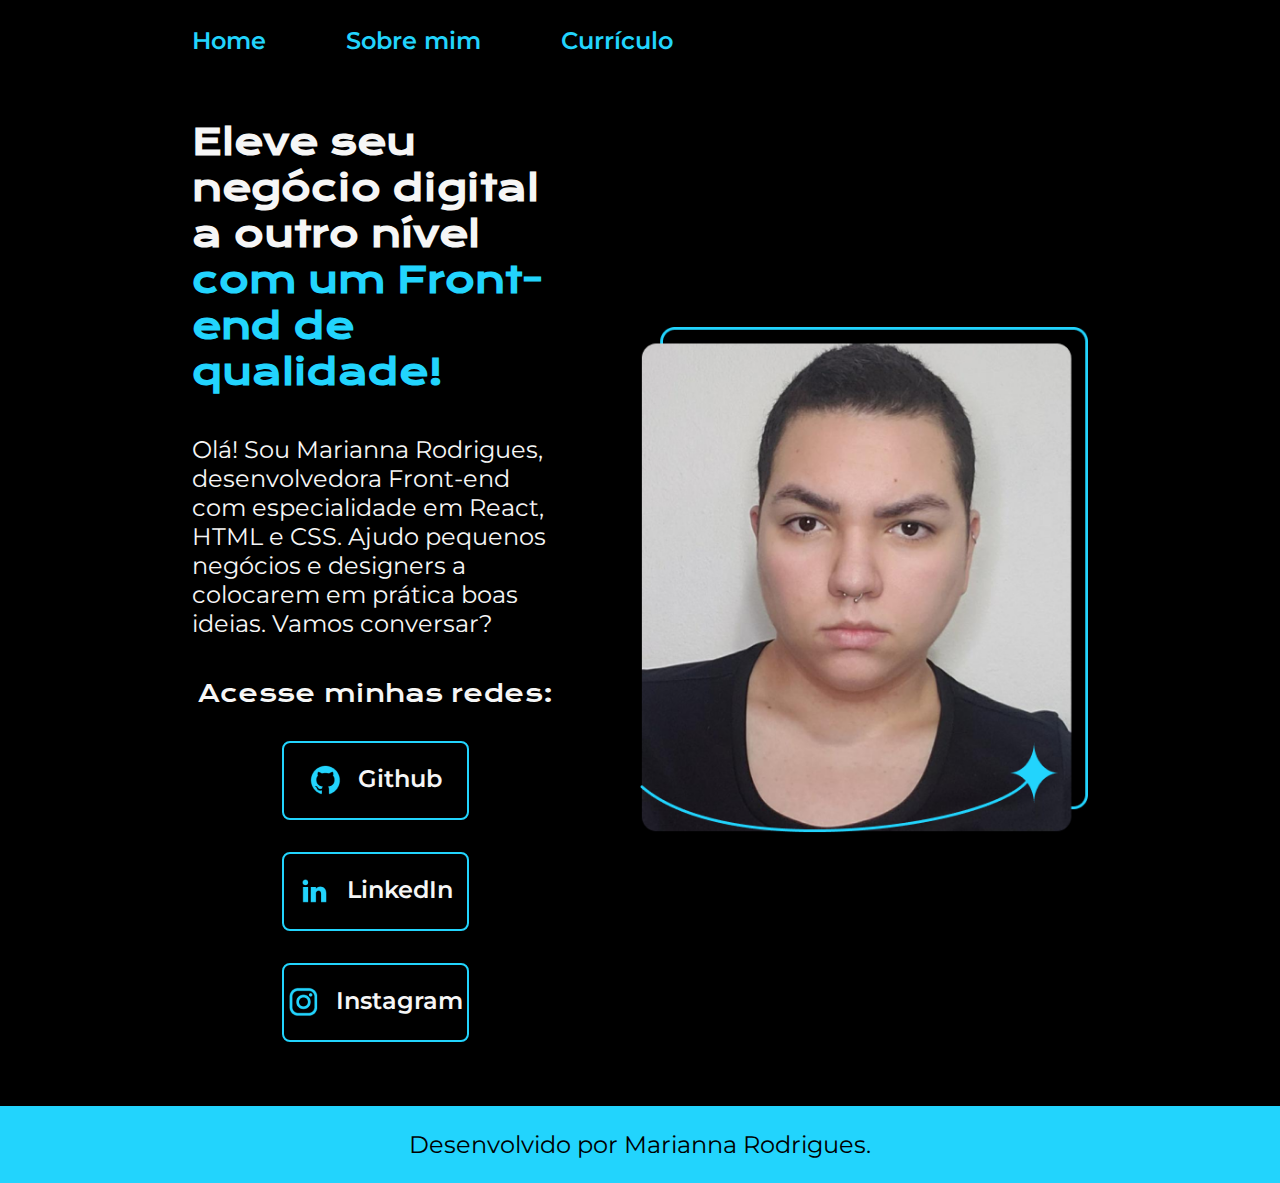
<file: Alura - HTML e CSS/Portifolio/index.html>
<!DOCTYPE html>
<html lang="pt-br">
<head>
    <meta charset="UTF-8">
    <meta name="viewport" content="width=device-width, initial-scale=1.0">
    <title>Portifólio</title>
    <link rel="stylesheet" href="./styles/style.css">
</head>
<body>
    <header class="cabecalho">
        <nav class="cabecalho__menu">
            <a class="cabecalho__menu__links" href="index.html">Home</a>
            <a class="cabecalho__menu__links" href="about.html">Sobre mim</a>
            <a class="cabecalho__menu__links" href="curriculum.html">Currículo</a>
        </nav>
    </header>

    <main class="apresentacao">
        <section class="apresentacao__conteudo">
            <h1 class="apresentacao__conteudo__titulo">Eleve seu negócio digital a outro nível <strong  class="apresentacao__conteudo__titulo-destaque">com um Front-end de qualidade!</strong></h1>
            <p class="apresentacao__conteudo__texto">Olá! Sou Marianna Rodrigues, desenvolvedora Front-end com especialidade em React, HTML e CSS. Ajudo pequenos negócios e designers a colocarem em prática boas ideias. Vamos conversar?</p>
            <div class="links">
                <h2 class="links__subtitulo">Acesse minhas redes:</h2>
                <a class="links__estilo" href="https://github.com/mxriannar">
                    <img src="./assets/github.png" alt="">
                    Github
                </a>
                <a class="links__estilo" href="https://www.linkedin.com/in/mxriannar/">
                    <img src="./assets/linkedin.png" alt="">
                    LinkedIn
                </a>

                <a class="links__estilo" href="https://instagram.com/mxriannar">
                    <img src="./assets/instagram.png" alt="">
                    Instagram
                </a>
            </div>
            
        </section>
        <img class="apresentacao__imagem" src="./assets/foto_perfil.png" alt="Foto de Perfil de Marianna Rodrigues">
    </main>

    <footer class="rodape"
        <p>Desenvolvido por Marianna Rodrigues.</p>
    </footer>
    
</body>
</html>
</file>
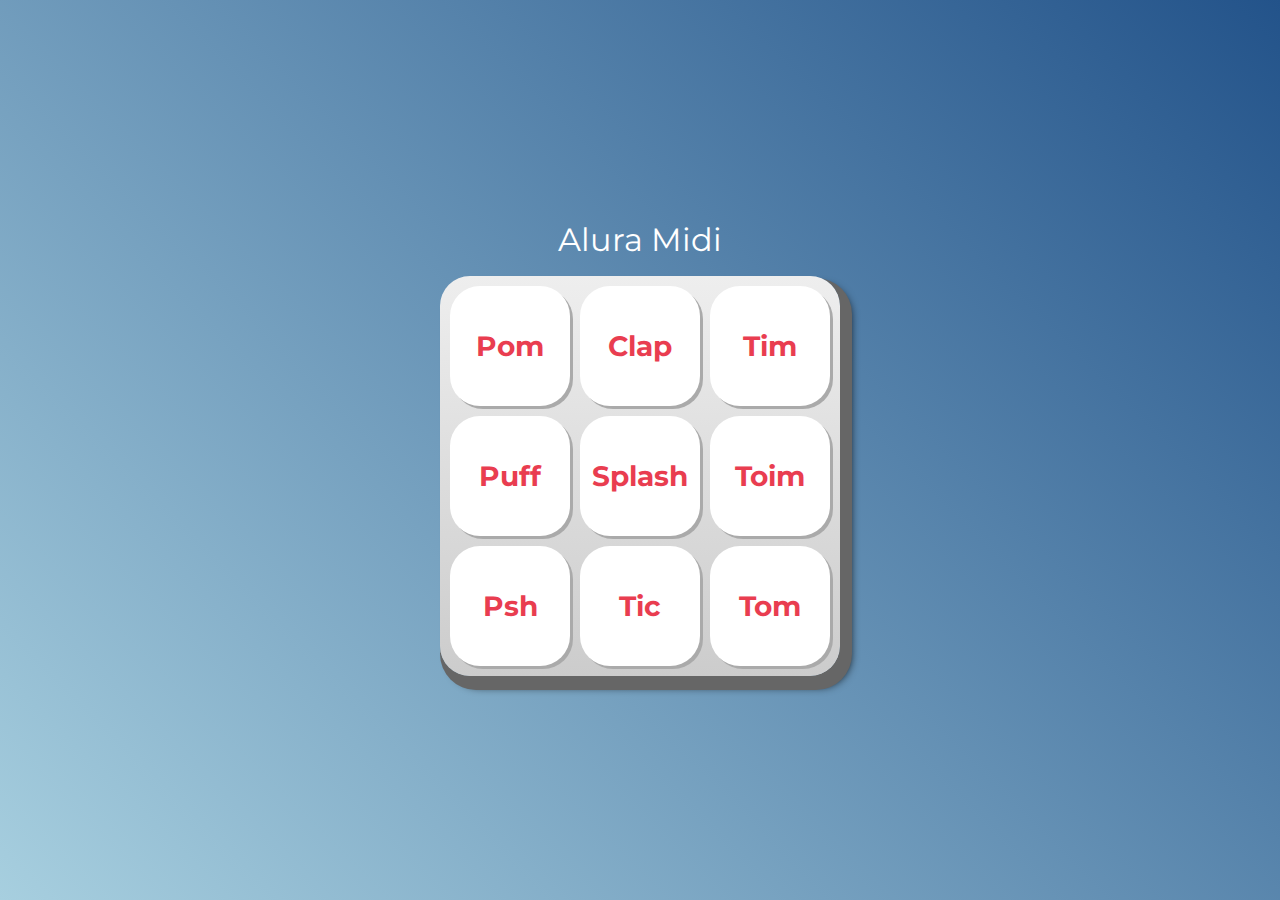
<file: Alura - Javascript/alura-midi/index.html>
<!DOCTYPE html>
<html lang="pt-BR">
<head>
    <meta charset="UTF-8">
    <meta http-equiv="X-UA-Compatible" content="IE=edge">
    <meta name="viewport" content="width=device-width, initial-scale=1.0">

    <title>Alura MIDI</title>

    <link rel="preconnect" href="https://fonts.googleapis.com">
    <link rel="preconnect" href="https://fonts.gstatic.com" crossorigin>
    <link href="https://fonts.googleapis.com/css2?family=Montserrat:wght@500;600&display=swap" rel="stylesheet">

    <link rel="icon" type="image/png" href="images/bateria.png">
    <link rel="stylesheet" href="css/reset.css">
    <link rel="stylesheet" href="css/estilos.css">

</head>
<body>

    <h1>Alura Midi</h1>

    <section class="teclado">
        <button class="tecla tecla_pom">Pom</button>
        <button class="tecla tecla_clap">Clap</button>
        <button class="tecla tecla_tim">Tim</button>

        <button class="tecla tecla_puff">Puff</button>
        <button class="tecla tecla_splash">Splash</button>
        <button class="tecla tecla_toim">Toim</button>

        <button class="tecla tecla_psh">Psh</button>
        <button class="tecla tecla_tic">Tic</button>
        <button class="tecla tecla_tom">Tom</button>
    </section>

    <audio src="sounds/keyq.wav" id="som_tecla_pom"></audio>
    <audio src="sounds/keyw.wav" id="som_tecla_clap"></audio>
    <audio src="sounds/keye.wav" id="som_tecla_tim"></audio>
    <audio src="sounds/keya.wav" id="som_tecla_puff"></audio>
    <audio src="sounds/keys.wav" id="som_tecla_splash"></audio>
    <audio src="sounds/keyd.wav" id="som_tecla_toim"></audio>
    <audio src="sounds/keyz.wav" id="som_tecla_psh"></audio>
    <audio src="sounds/keyx.wav" id="som_tecla_tic"></audio>
    <audio src="sounds/keyc.wav" id="som_tecla_tom"></audio>

    <script src="./js/main.js"></script>
</body>
</html>
</file>
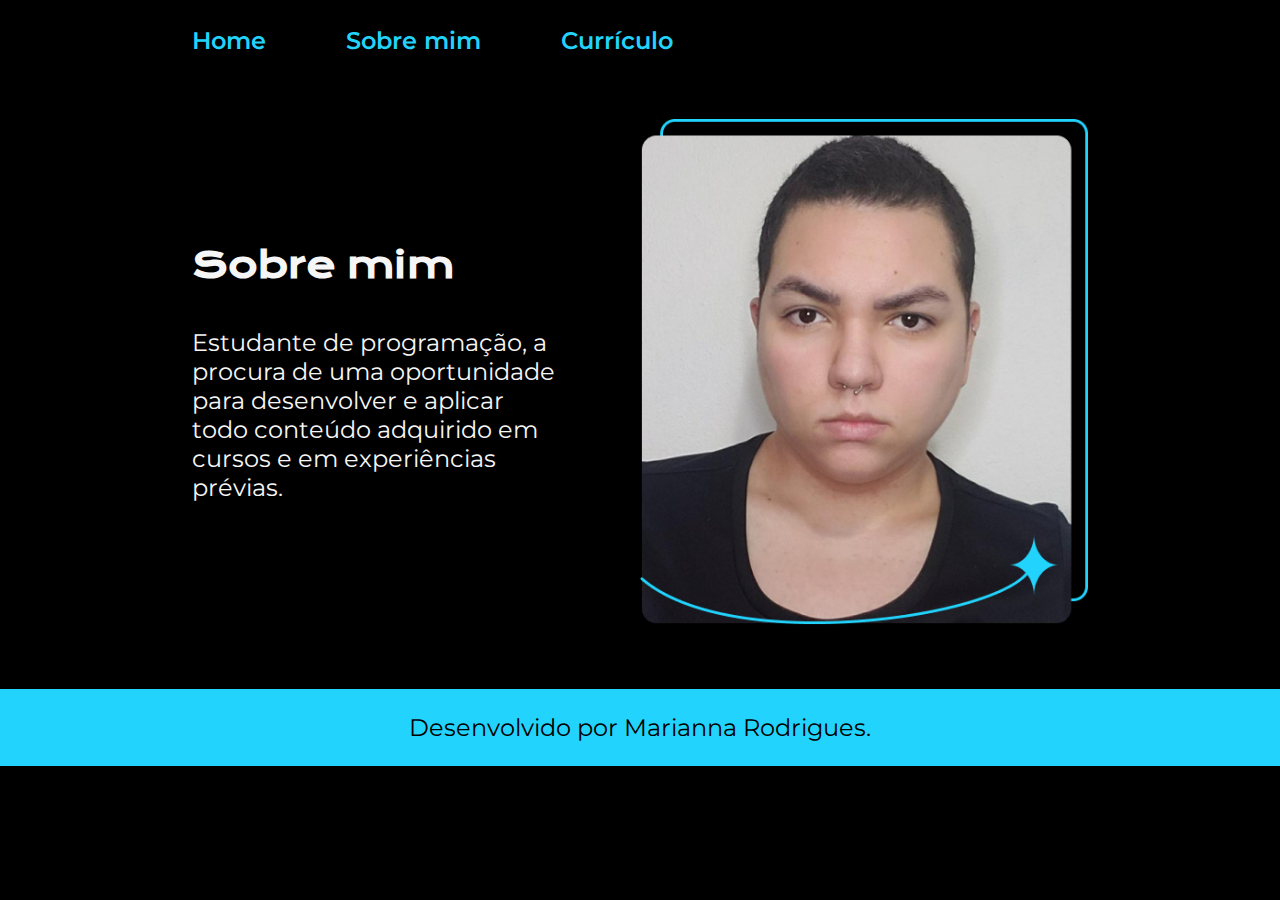
<file: Alura - HTML e CSS/Portifolio/about.html>
<!DOCTYPE html>
<html lang="pt-br">
<head>
    <meta charset="UTF-8">
    <meta name="viewport" content="width=device-width, initial-scale=1.0">
    <title>Sobre mim</title>
    <link rel="stylesheet" href="./styles/style.css">
</head>
<body>
    <header class="cabecalho">
        <nav class="cabecalho__menu">
            <a class="cabecalho__menu__links" href="index.html">Home</a>
            <a class="cabecalho__menu__links" href="about.html">Sobre mim</a>
            <a class="cabecalho__menu__links" href="curriculum.html">Currículo</a>
        </nav>
    </header>

    <main class="apresentacao">
        <section class="apresentacao__conteudo">
            <h1 class="apresentacao__conteudo__titulo">Sobre mim</h1>
            <p class="apresentacao__conteudo__texto">
                Estudante de programação, a procura de uma oportunidade para desenvolver e aplicar todo conteúdo adquirido em cursos e em experiências prévias.
            </p>
        </section>
        <img class="apresentacao__imagem" src="./assets/foto_perfil.png" alt="Foto de Perfil de Marianna Rodrigues">
    </main>

    <footer class="rodape"
        <p>Desenvolvido por Marianna Rodrigues.</p>
    </footer>
</body>
</html>
</file>
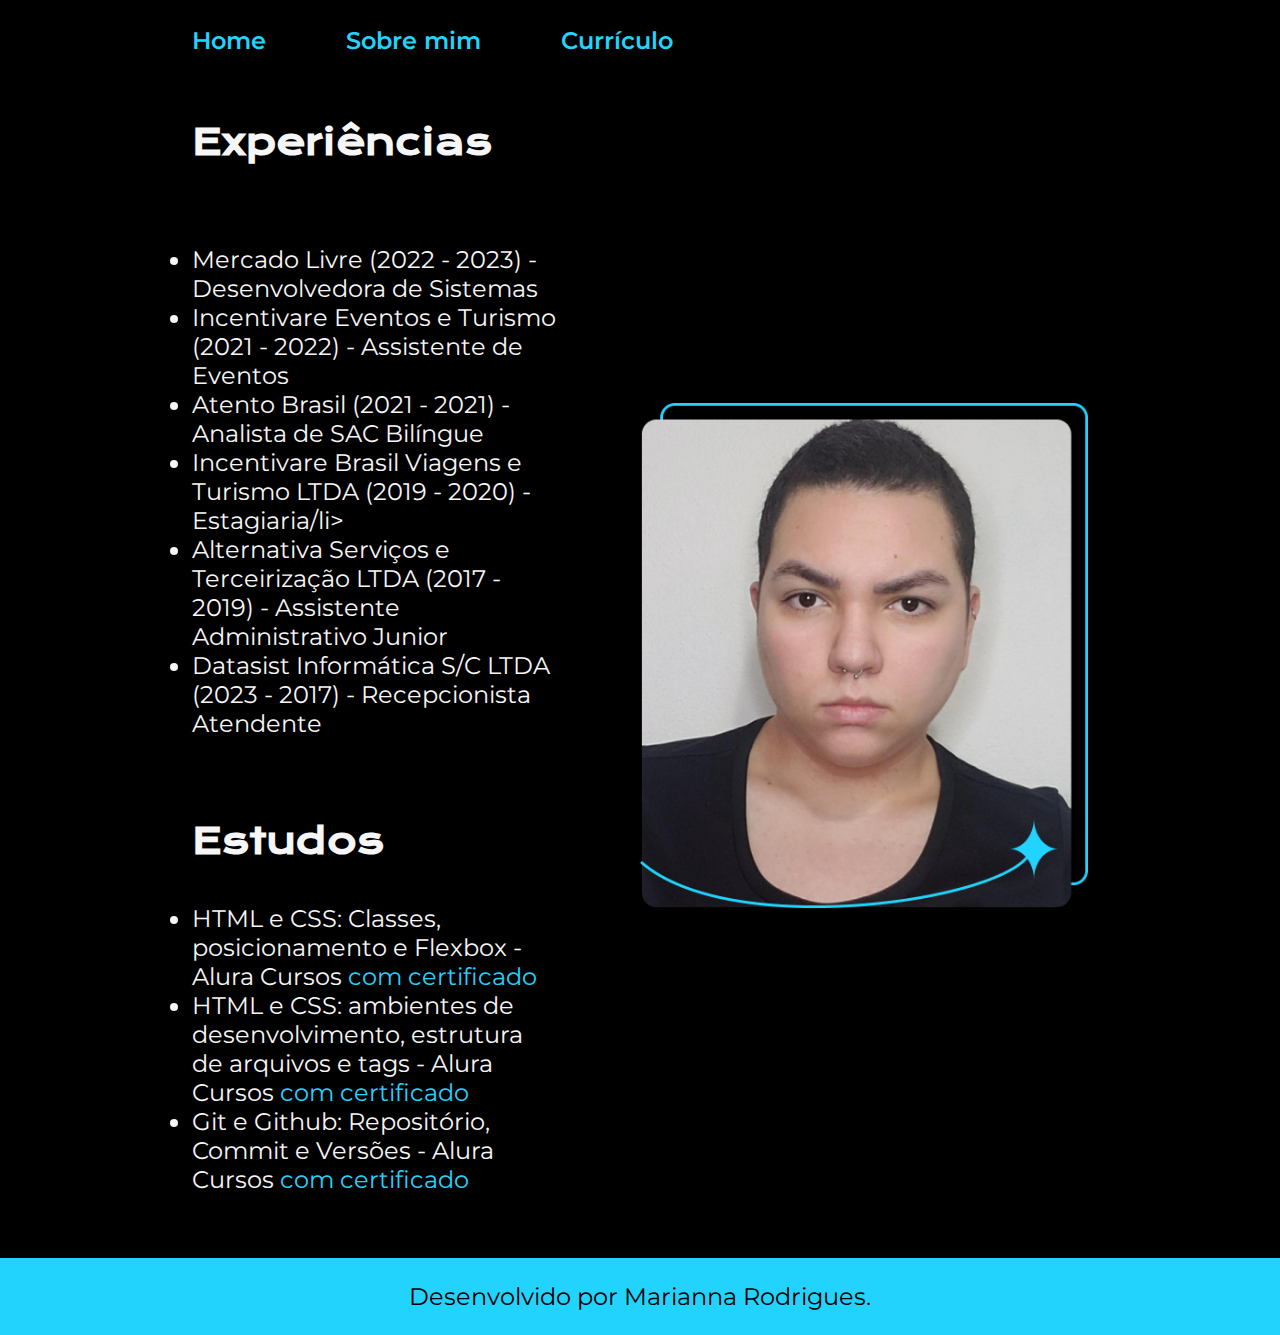
<file: Alura - HTML e CSS/Portifolio/curriculum.html>
<!DOCTYPE html>
<html lang="pt-br">
<head>
    <meta charset="UTF-8">
    <meta name="viewport" content="width=device-width, initial-scale=1.0">
    <title>Currículo</title>
    <link rel="stylesheet" href="./styles/style.css">
</head>
<body>
    <header class="cabecalho">
        <nav class="cabecalho__menu">
            <a class="cabecalho__menu__links" href="index.html">Home</a>
            <a class="cabecalho__menu__links" href="about.html">Sobre mim</a>
            <a class="cabecalho__menu__links" href="curriculum.html">Currículo</a>
        </nav>
    </header>

    <main class="apresentacao">
        <section class="apresentacao__conteudo">
            <h2 class="apresentacao__conteudo__titulo">Experiências</h2>
            <p class="apresentacao__conteudo__texto">
                <ul class="apresentacao__conteudo__texto">
                    <li>Mercado Livre (2022 - 2023) - Desenvolvedora de Sistemas</li>
                    <li>Incentivare Eventos e Turismo (2021 - 2022) - Assistente de Eventos</li>
                    <li>Atento Brasil (2021 - 2021) - Analista de SAC Bilíngue </li>
                    <li>Incentivare Brasil Viagens e Turismo LTDA (2019 - 2020) - Estagiaria/li>
                    <li>Alternativa Serviços e Terceirização LTDA (2017 - 2019) - Assistente Administrativo Junior</li>
                    <li>Datasist Informática S/C LTDA (2023 - 2017) - Recepcionista Atendente</li>
                </ul>
            </p>
            <h2 class="apresentacao__conteudo__titulo">Estudos</h2>
            <div class="apresentacao__conteudo__texto">
            <ul class="apresentacao__conteudo__texto">
                <li>HTML e CSS: Classes, posicionamento e Flexbox - Alura Cursos <a href="https://cursos.alura.com.br/certificate/1c1d8189-8334-425c-babd-d0b910431dfe?lang=pt_BR">com certificado</a> </li>
                <li>HTML e CSS: ambientes de desenvolvimento, estrutura de arquivos e tags - Alura Cursos <a href="https://cursos.alura.com.br/certificate/a226aba9-01dc-4530-b7c7-3ddc9b1e676b?lang=pt_BR">com certificado</a></li>
                <li>Git e Github: Repositório, Commit e Versões - Alura Cursos <a href="https://cursos.alura.com.br/certificate/d15cfa58-2ef1-4f9a-9611-c0b832089b59?lang=pt_BR">com certificado</a></li>
            </ul>
            </div>    
        </section>
        <img class="apresentacao__imagem" src="./assets/foto_perfil.png" alt="Foto de Perfil de Marianna Rodrigues">
    </main>
    
    <footer class="rodape"
        <p>Desenvolvido por Marianna Rodrigues.</p>
    </footer>
</body>
</html>
</file>
<file: Alura - HTML e CSS/Portifolio/styles/style.css>
@import url('https://fonts.googleapis.com/css2?family=Krona+One&family=Montserrat:wght@400;600&display=swap');

:root {
    --cor-primaria: #000000;
    --cor-secundaria: #F6F6F6;
    --cor-terciaria: #22D4FD;
    --cor-hover: #272727;

    --fonte-primaria: 'Krona One', sans-serif;
    --fonte-secundaria: 'Montserrat', sans-serif;
}

* {
    margin: 0;
    padding: 0;
}

body {
    box-sizing: border-box;
    background-color: var(--cor-primaria);
    color: var(--cor-secundaria);
}

.cabecalho {
    padding: 2% 0%  0% 15%;
}

.cabecalho__menu {
    display: flex;
    gap: 80px;
}

.cabecalho__menu__links {
    font-family: var(--fonte-secundaria);
    font-size: 1.5rem;
    font-weight: 600;
    color: var(--cor-terciaria);
    text-decoration: none;
}

.apresentacao {
    padding: 5% 15%;
    display: flex;
    align-items: center;
    justify-content: space-between;
    gap: 82px;
}

.apresentacao__conteudo {
    width: 50%;
    display: flex;
    flex-direction: column;
    gap: 40px;
}

.apresentacao__conteudo__titulo {
    font-size: 2.25rem;
    font-family: var(--fonte-primaria);
}

.apresentacao__conteudo__titulo-destaque {
    color: var(--cor-terciaria);
}

.apresentacao__conteudo__texto {
    font-size: 1.5rem;
    font-family: var(--fonte-secundaria);
}

.apresentacao__conteudo__texto a{
    text-decoration: none;
    color: var(--cor-terciaria);
}

.links {
    display: flex;
    flex-direction: column;
    justify-content: space-between;
    align-items: center;
    gap: 32px;
}

.links__subtitulo {
    font-family: var(--fonte-primaria);
    font-weight: 400;
    font-size: 1.5rem;
}

.links__estilo {
    display: flex;
    justify-content: center;
    gap: 16px;
    border: 2px solid var(--cor-terciaria);
    width: 50%;
    text-align: center;
    border-radius: 8px;
    font-size: 1.5rem;
    font-family: var(--fonte-secundaria);
    font-weight: 600;
    padding: 21.5px 0;
    text-decoration: none;
    color: var(--cor-secundaria);
}

.links__estilo:hover {
    background-color: var(--cor-hover);
}

.apresentacao__imagem {
    width: 50%;
}

.rodape {
    color: var(--cor-primaria);
    background-color: var(--cor-terciaria);
    padding: 24px;
    text-align: center;
    font-family: var(--fonte-secundaria);
    font-size: 1.5rem;
    font-weight: 400;
}

@media (max-width: 1200px) {

    .cabecalho {
        padding: 10%;
    }

    .cabecalho__menu {
        justify-content: center;
    }

    .apresentacao {
        flex-direction: column-reverse;
        padding: 5%;
    }

    .apresentacao__conteudo {
        width: auto;
    }
    

}
</file>
<file: Alura - Javascript/alura-midi/css/estilos.css>
:root {
  --cinza: #aaa;
  --vermelha: #e93d50;
  --vermelha-escura: #af303f;
  --branca: #fff;
  --luz: rgb(229, 255, 0);
}

body {
  align-items: center;
  background: linear-gradient(45deg, #a7cfdf 0%,#23538a 100%);
  display: flex;
  justify-content: center;
  flex-direction: column;
  font-family: 'Montserrat', sans-serif;
  min-height: 100vh;
}

h1 {
  color: var(--branca);
  margin-bottom: 20px;
  font-size: 2rem;
}

.teclado {
  background: linear-gradient(to bottom, #eeeeee 0%,#cccccc 100%);
  box-shadow: 6px 8px 0 6px #666, 10px 10px 10px #000;
  border-radius: 30px;
  display: grid;
  gap: 10px;
  grid-template-columns: repeat(3, 1fr);
  padding: 10px;
}

.tecla {
  background-color: var(--branca);
  border-radius: 30px;
  box-shadow: 3px 3px 0 var(--cinza);
  color: var(--vermelha);
  cursor: pointer;
  height: 120px;
  font-size: 1.75em;
  font-weight: bold;
  line-height: 120px;
  text-align: center;
  width: 120px;
}

.tecla.ativa,
.tecla:active {
  background-color: var(--vermelha);
  border: 4px solid  var(--vermelha);
  box-shadow: 3px 3px 0 var(--vermelha-escura) inset;
  color: var(--branca);
  outline: none;
}

.tecla.focus,
.tecla:focus {
  outline: none;
  box-shadow: 1px 1px 10px var(--luz);
}

.tecla.active:focus,
.tecla:active:focus {
  box-shadow: 3px 3px 0 var(--vermelha-escura) inset, 1px 1px 10px var(--luz);
}
</file>
